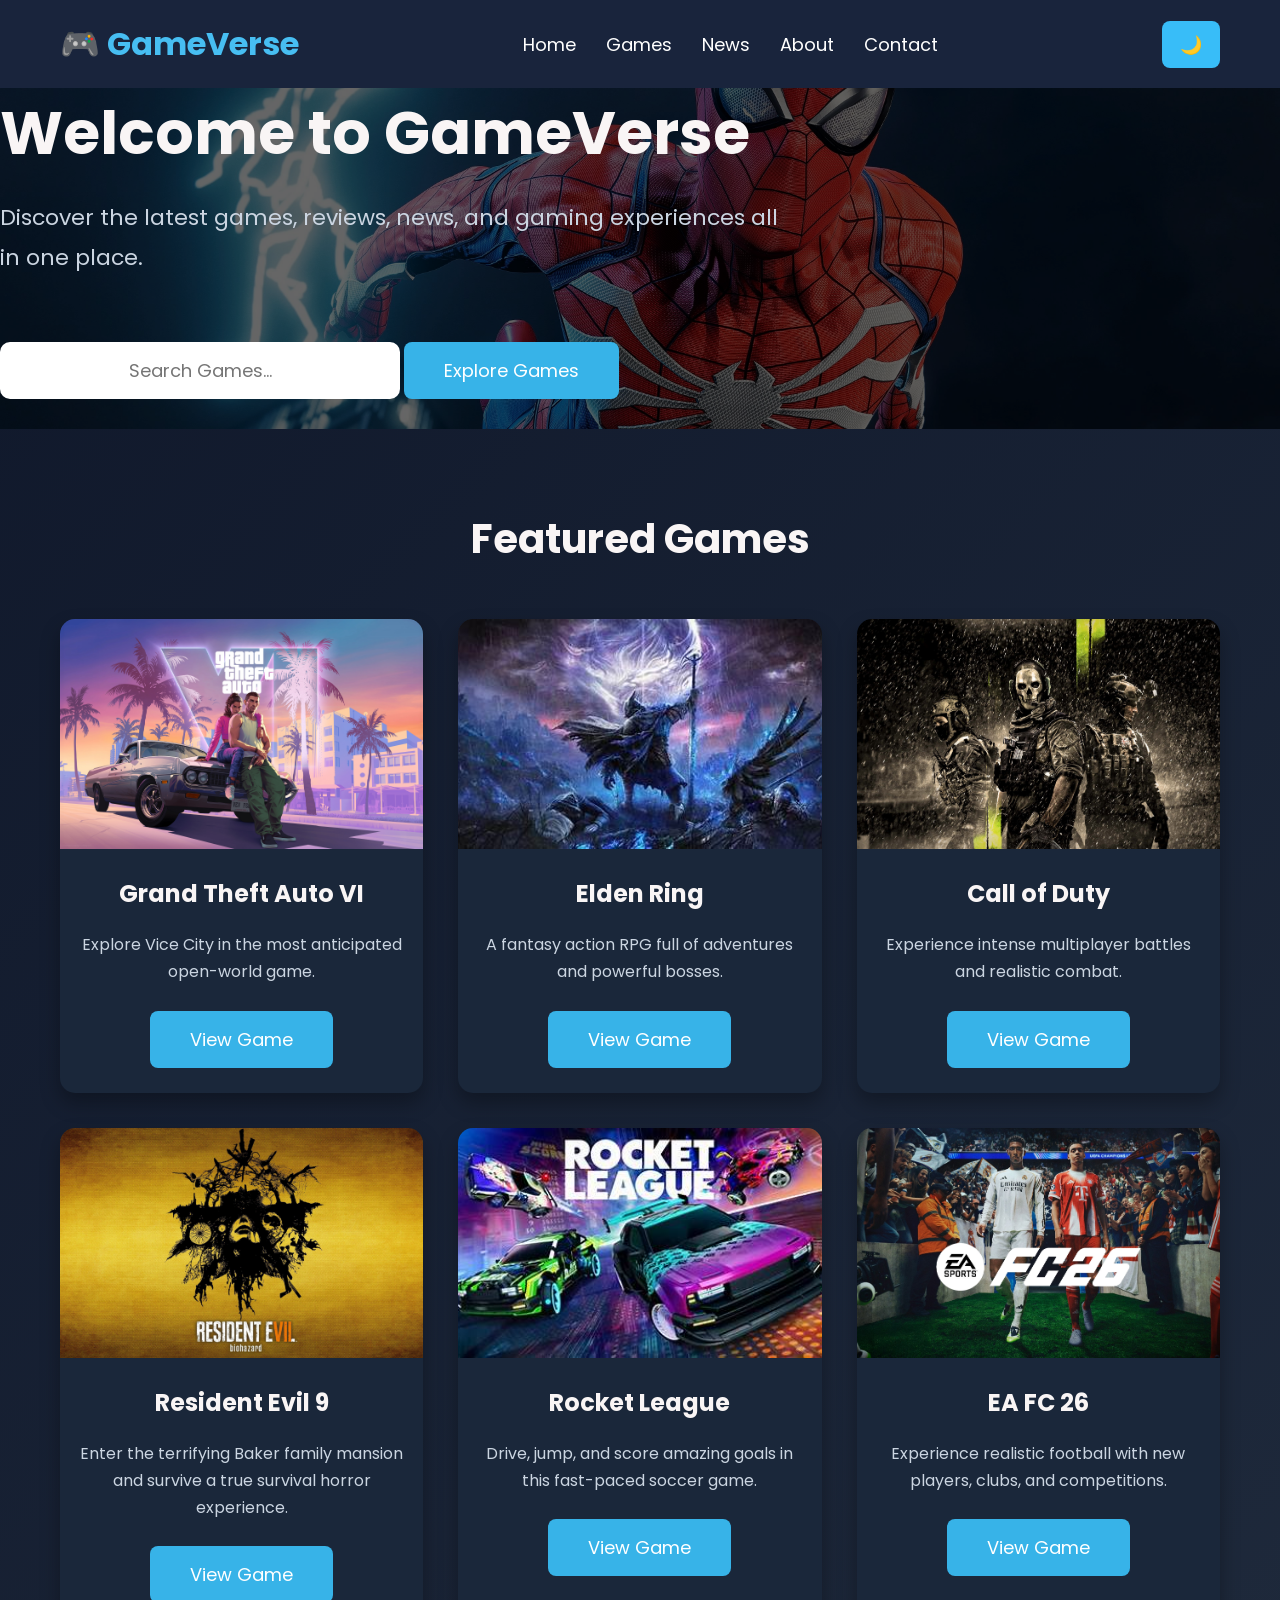
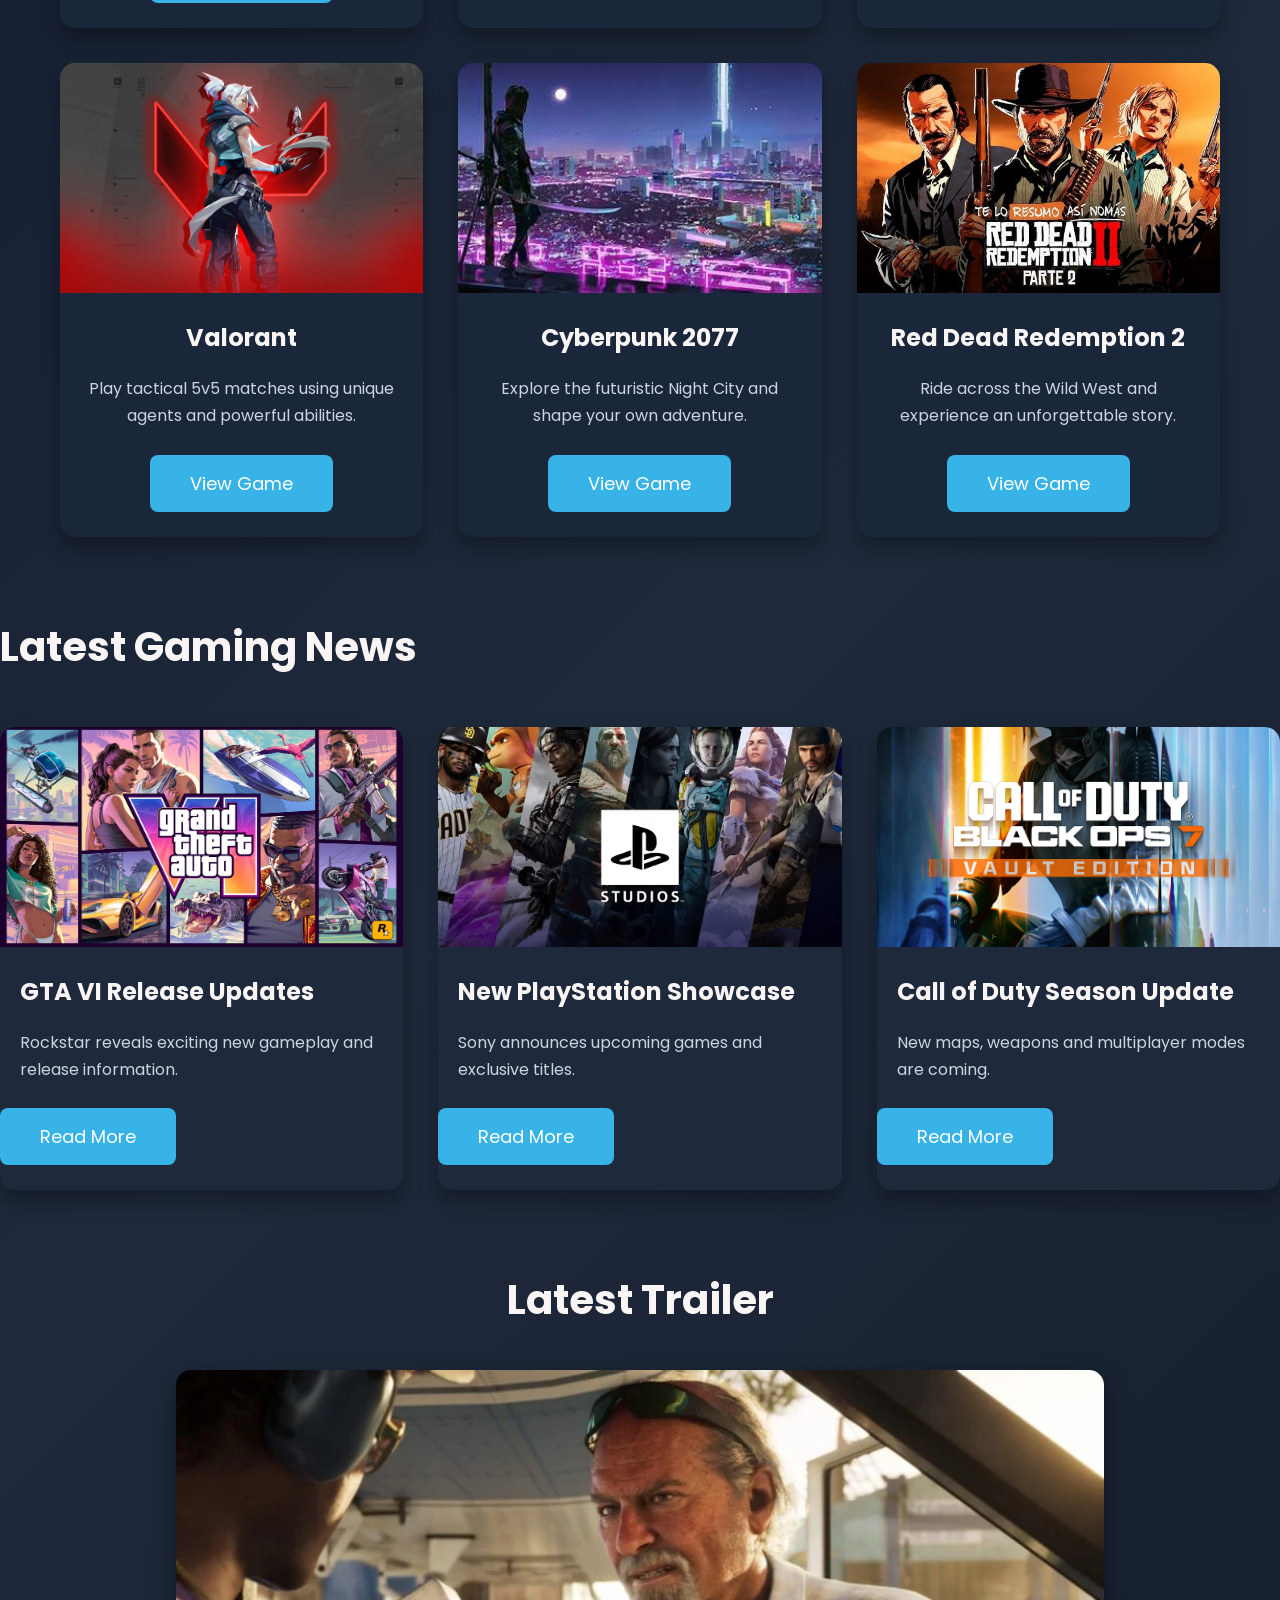
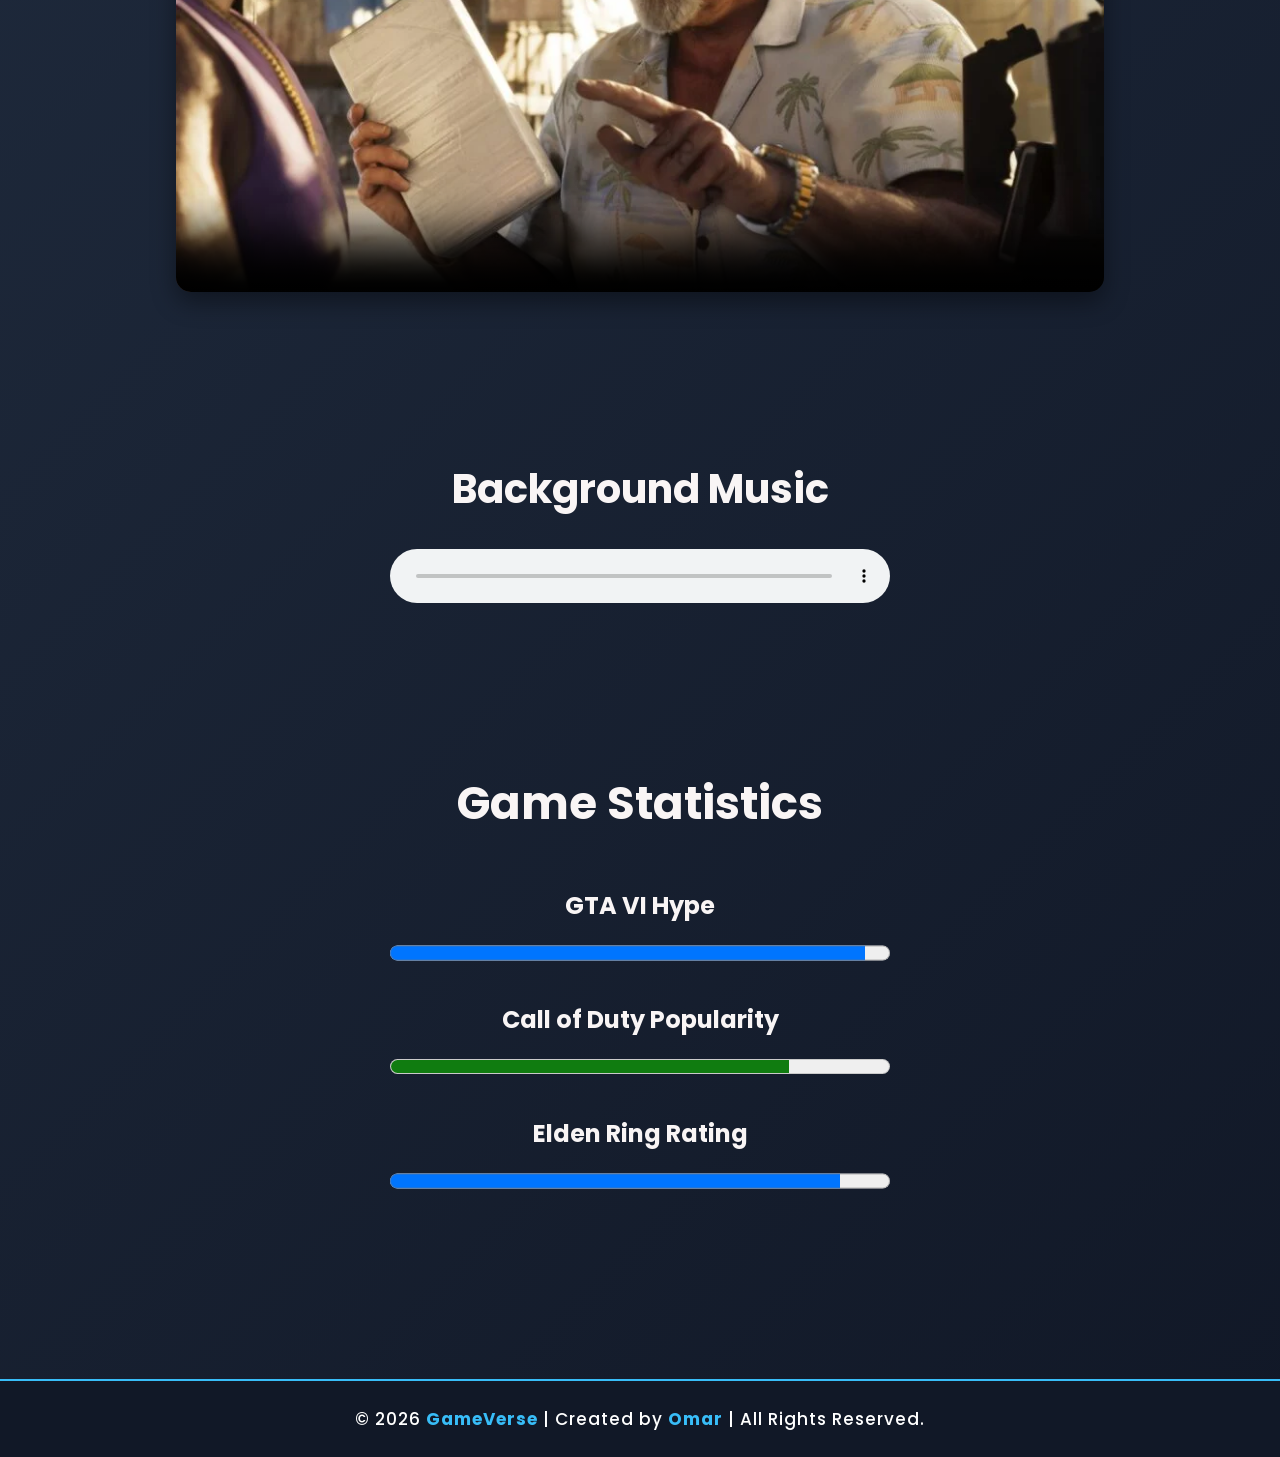
<file: index.html>
<!DOCTYPE html>
<html lang="en">

<head>
    <meta charset="UTF-8">
    <meta name="viewport" content="width=device-width, initial-scale=1.0">

    <title>GameVerse</title>

    <link rel="stylesheet" href="css/style.css">
    <link rel="stylesheet" href="css/responsive.css">
    <link rel="preconnect" href="https://fonts.googleapis.com">
    <link rel="preconnect" href="https://fonts.gstatic.com" crossorigin>
    <link href="https://fonts.googleapis.com/css2?family=Poppins:wght@300;400;500;600;700;800&display=swap" rel="stylesheet">
    <link rel="icon" type="image/png" href="images/favicon.png">
</head>

<body>
    <header>

    <nav>

        <div class="logo">
            <h1>🎮 GameVerse</h1>
        </div>

        <ul>

            <li><a href="index.html">Home</a></li>

            <li><a href="games.html">Games</a></li>

            <li><a href="news.html">News</a></li>

            <li><a href="about.html">About</a></li>

            <li><a href="contact.html">Contact</a></li>

        </ul>
        <button id="themeBtn">🌙</button>

    </nav>

</header>

<main>
    <section class="hero">

    <div class="hero-content">

        <h2>Welcome to GameVerse</h2>

        <p>
            Discover the latest games, reviews, news,
            and gaming experiences all in one place.
        </p>

        <input
        type="text"
        id="searchBox"
        placeholder="Search Games...">
        
        

        <a href="games.html" class="btn">Explore Games</a>

    </div>

</section>
<section class="featured-games">

    <h2>Featured Games</h2>

    <div class="games-container">

        <div class="game-card game">
            <img src="images/gta6.jpg" alt="GTA 6">

            <h3>Grand Theft Auto VI</h3>

            <p>
                Explore Vice City in the most anticipated open-world game.
            </p>

            <a href="https://www.rockstargames.com/VI" target="_blank" class="btn">
             View Game
            </a>
        </div>

        <div class="game-card game">
            <img src="images/eldenring.jpg" alt="Elden Ring">

            <h3>Elden Ring</h3>

            <p>
                A fantasy action RPG full of adventures and powerful bosses.
            </p>

            <a href="https://en.bandainamcoent.eu/elden-ring/elden-ring" target="_blank" class="btn">
             View Game
            </a>
        </div>

        <div class="game-card game">
            <img src="images/cod.jpg" alt="Call of Duty">

            <h3>Call of Duty</h3>

            <p>
                Experience intense multiplayer battles and realistic combat.
            </p>

            <a href="https://www.callofduty.com/" target="_blank" class="btn">
             View Game
            </a>
        </div>

    </div>

</section>
<section class="news">

    <h2>Latest Gaming News</h2>

    <div class="news-container">

        <article class="news-card">

            <img src="images/news1.jpg" alt="News 1">

            <h3>GTA VI Release Updates</h3>

            <p>
                Rockstar reveals exciting new gameplay and release information.
            </p>

            <a href="https://www.rockstargames.com/VI" target="_blank" class="btn">
            Read More
            </a>

        </article>

        <article class="news-card">

            <img src="images/news2.jpg" alt="News 2">

            <h3>New PlayStation Showcase</h3>

            <p>
                Sony announces upcoming games and exclusive titles.
            </p>

            <a href="https://blog.playstation.com/" target="_blank" class="btn">
             Read More
            </a>

        </article>

        <article class="news-card">

            <img src="images/news3.jpg" alt="News 3">

            <h3>Call of Duty Season Update</h3>

            <p>
                New maps, weapons and multiplayer modes are coming.
            </p>

            <a href="https://www.callofduty.com/blog" target="_blank" class="btn">
            Read More
            </a>

        </article>

    </div>

</section>
<section class="trailer">

    <h2>Latest Trailer</h2>

    <video controls poster="images/trailer.jpg">

        <source src="videos/trailer.mp4" type="video/mp4">

        Your browser does not support the video tag.

    </video>

</section>
<section class="music">

    <h2>Background Music</h2>

    <audio controls>

        <source src="audio/theme.mp3" type="audio/mpeg">

        Your browser does not support audio.

    </audio>

</section>
<section class="stats">

    <h2>Game Statistics</h2>

    <div class="stat">

        <h3>GTA VI Hype</h3>

        <progress value="95" max="100"></progress>

    </div>

    <div class="stat">

        <h3>Call of Duty Popularity</h3>

        <meter value="0.8"></meter>

    </div>

    <div class="stat">

        <h3>Elden Ring Rating</h3>

        <progress value="90" max="100"></progress>

    </div>

</section>

</main>

<footer>

    <p>
        © 2026 <span>GameVerse</span> | Created by <span>Omar</span> |
        All Rights Reserved.
    </p>

</footer>

<button id="topBtn">⬆</button>

</body>

<script src="js/script.js"></script>

</html>
</file>
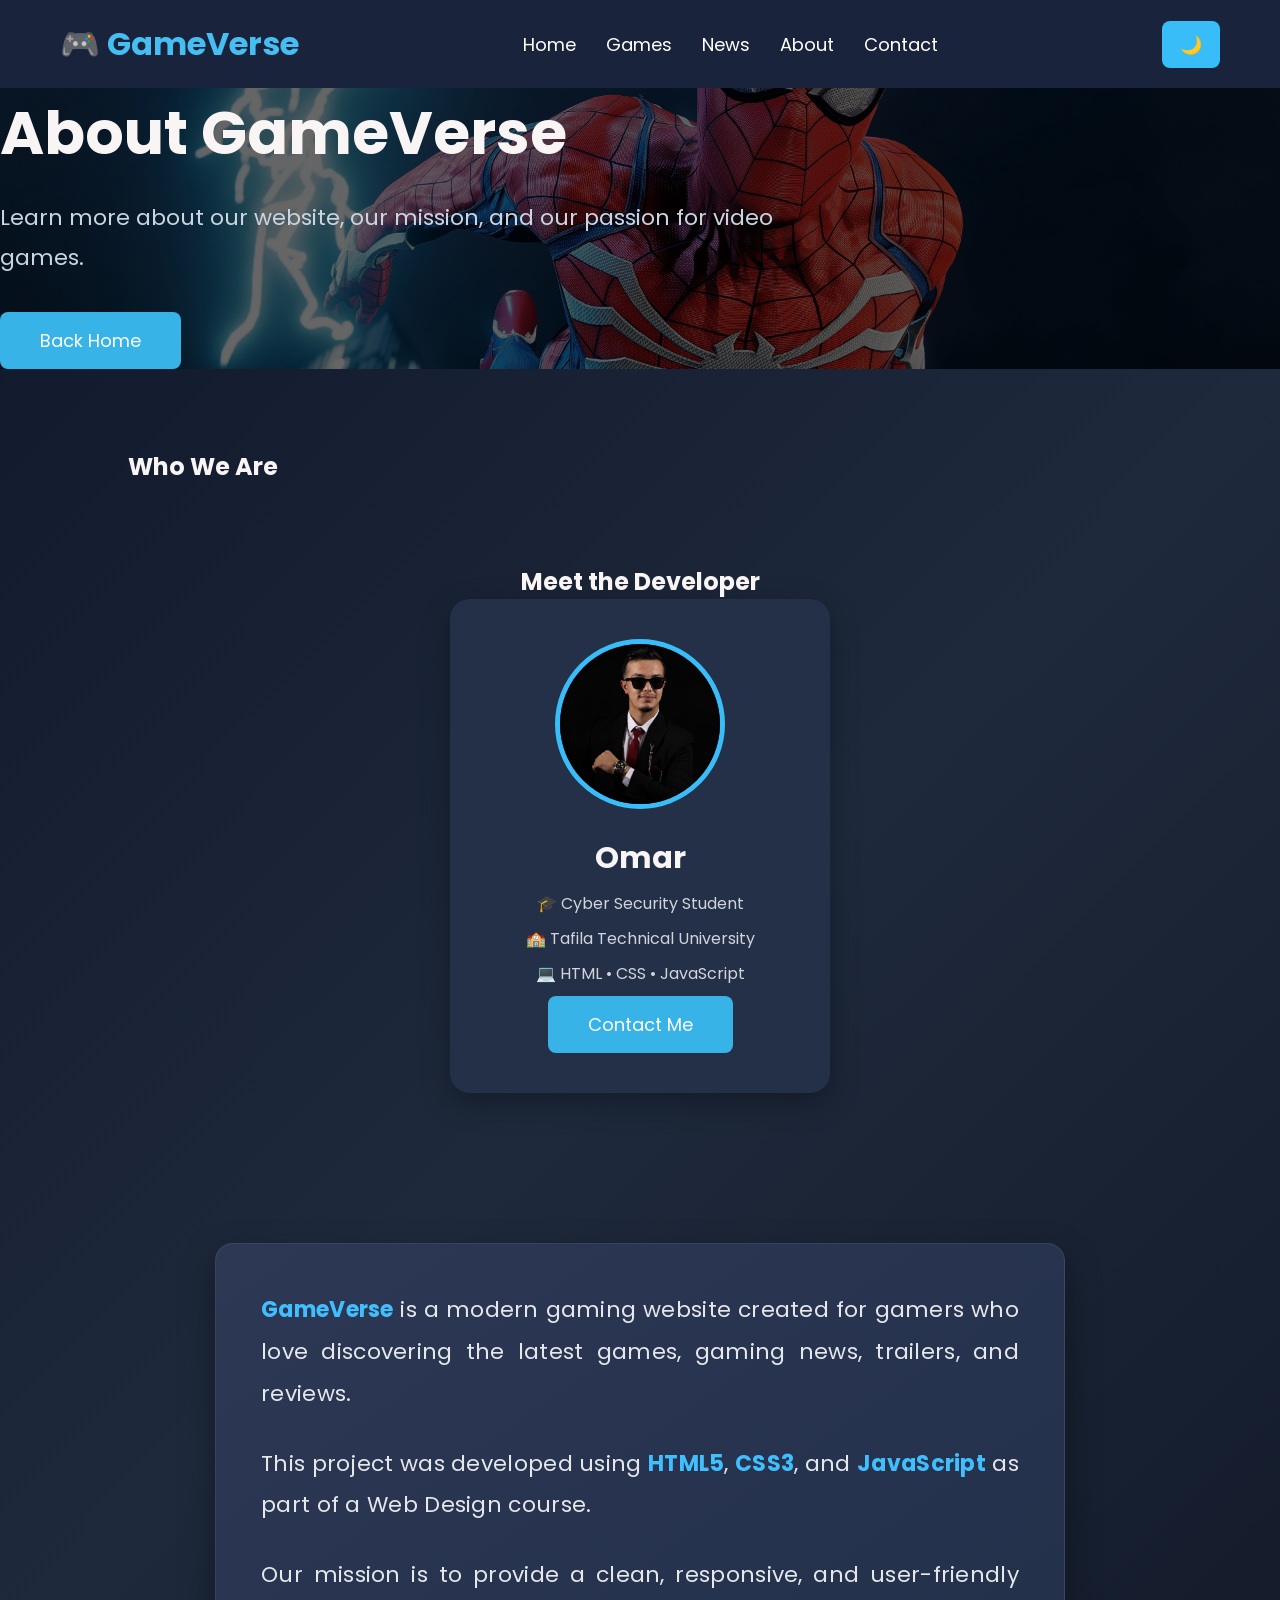
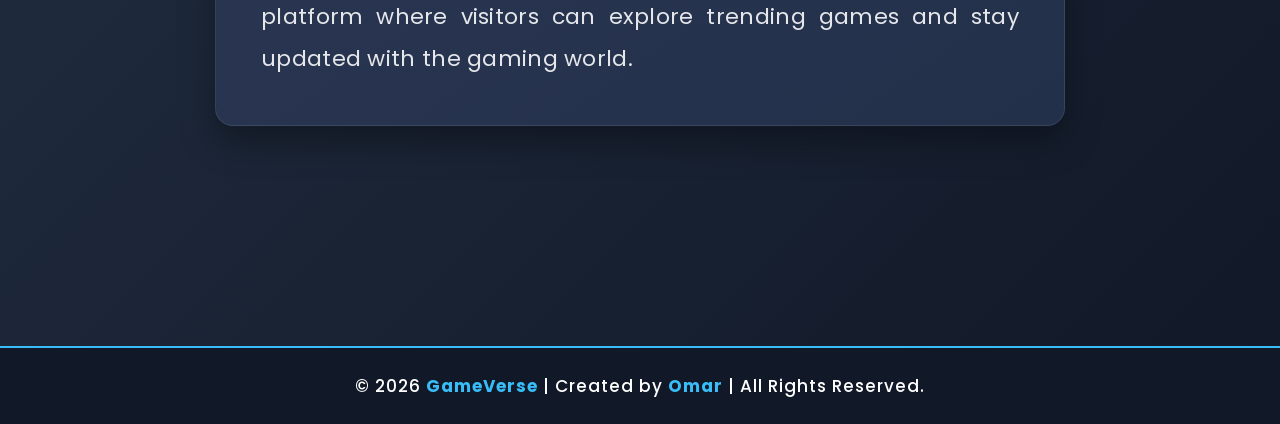
<file: about.html>
<!DOCTYPE html>
<html lang="en">

<head>
    <meta charset="UTF-8">
    <meta name="viewport" content="width=device-width, initial-scale=1.0">

    <title>About | GameVerse</title>

    <link rel="stylesheet" href="css/style.css">
    <link rel="stylesheet" href="css/responsive.css">
    <link href="https://fonts.googleapis.com/css2?family=Poppins:wght@300;400;600;700&display=swap" rel="stylesheet">
    <link rel="icon" type="image/png" href="images/favicon.png">
</head>

<body>
    <header>

    <nav>

        <div class="logo">
            <h1>🎮 GameVerse</h1>
        </div>

        <ul>

            <li><a href="index.html">Home</a></li>

            <li><a href="games.html">Games</a></li>

            <li><a href="news.html">News</a></li>

            <li><a href="about.html">About</a></li>

            <li><a href="contact.html">Contact</a></li>

        </ul>
        <button id="themeBtn">🌙</button>

    </nav>

</header>

<main>
    <section class="hero">

    <div class="hero-content">

        <h2>About GameVerse</h2>

        <p>
         Learn more about our website, our mission, and our passion for video games.
        </p>

        
        
        

        <a href="index.html" class="btn">Back Home</a>
    </div>

</section>

<section class="about-section">

    <h2 class="section-title">Who We Are</h2>

    <section class="team">

    <h2 class="section-title">Meet the Developer</h2>

    <div class="team-card">

        <img src="images/omar.jpg" alt="Omar">

        <h3>Omar</h3>

        <p>🎓 Cyber Security Student</p>

        <p>🏫 Tafila Technical University</p>

        <p>💻 HTML • CSS • JavaScript</p>

        <a href="contact.html" class="btn">Contact Me</a>
    </div>

</section>



    <div class="about-container">

        <div class="about-text">

                <p>
                   <strong>GameVerse</strong> is a modern gaming website created for gamers who love discovering the latest games, gaming news, trailers, and reviews.
                </p>

                <p>
                  This project was developed using <strong>HTML5</strong>, <strong>CSS3</strong>, and <strong>JavaScript</strong> as part of a Web Design course.
                </p>

                <p>
                Our mission is to provide a clean, responsive, and user-friendly platform where visitors can explore trending games and stay updated with the gaming world.
                </p>

              </div>

    </div>

</section>







        

    </div>

</section>


</main>

<footer>

    <p>
        © 2026 <span>GameVerse</span> | Created by <span>Omar</span> |
        All Rights Reserved.
    </p>

</footer>

<button id="topBtn">⬆</button>

</body>

<script src="js/script.js"></script>

</html>
</file>
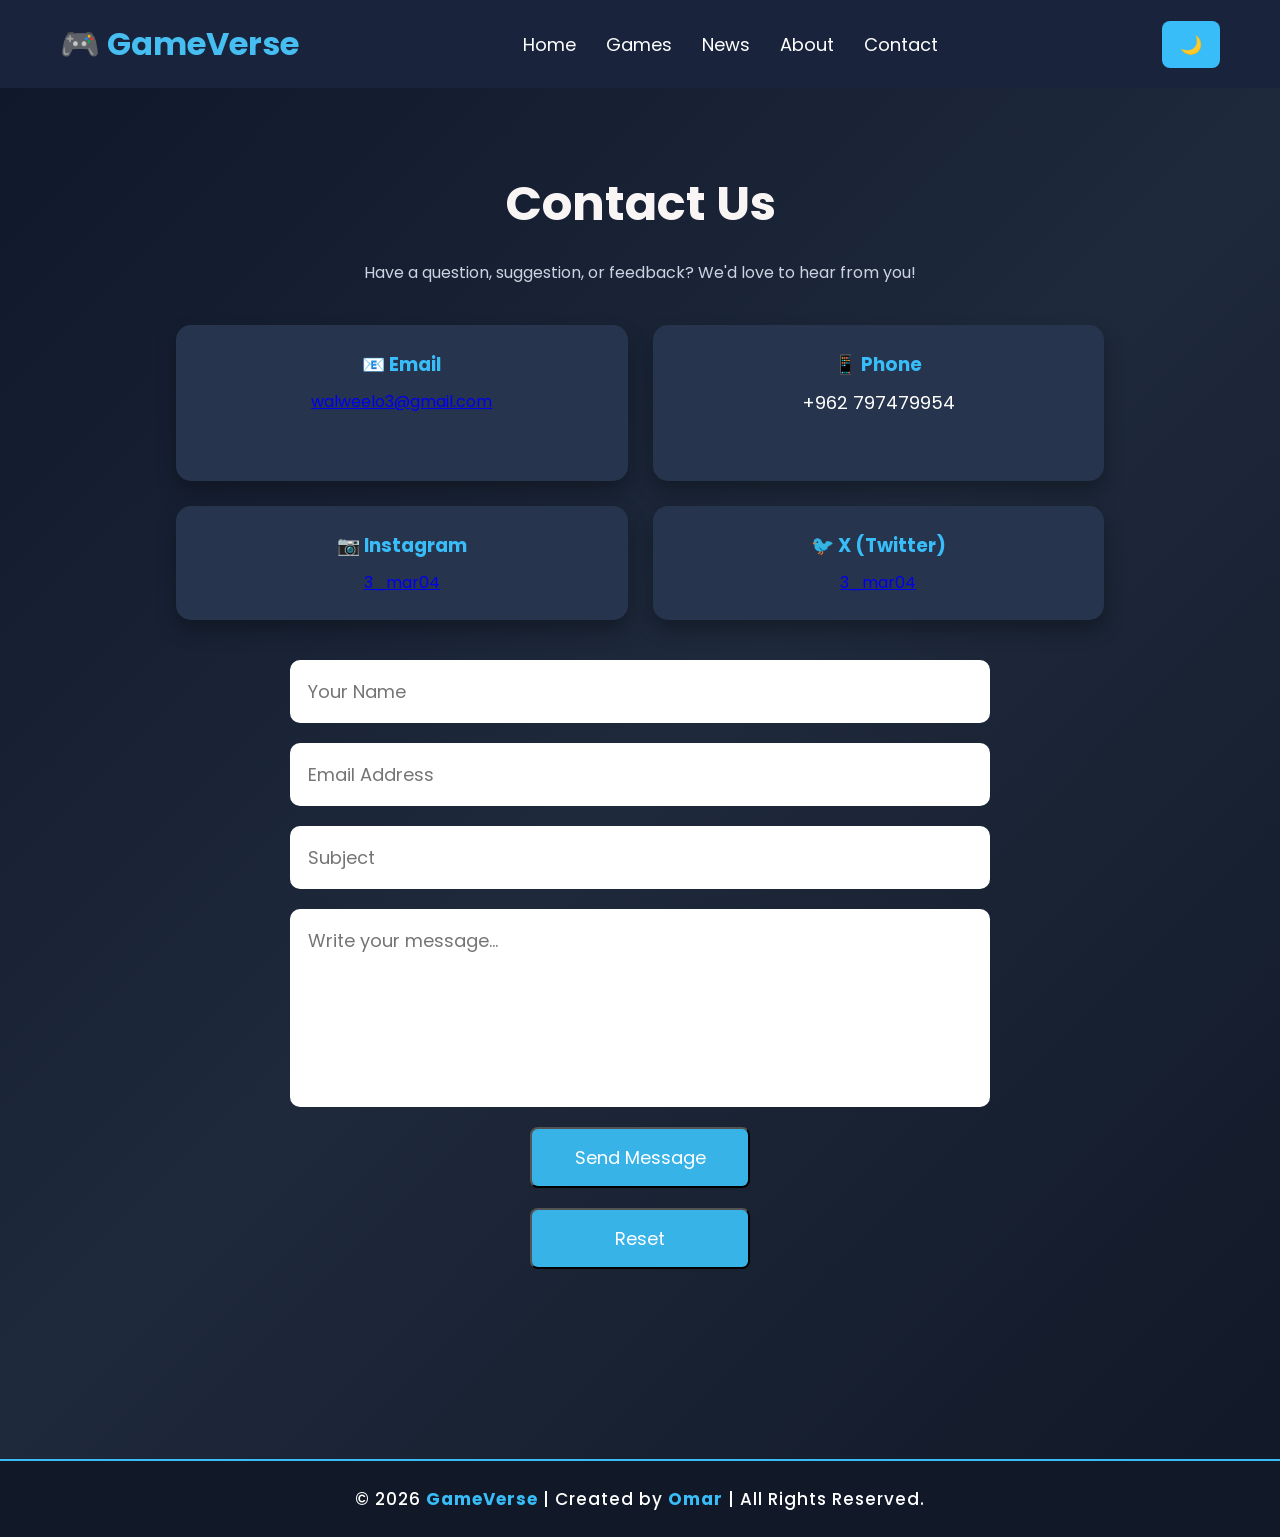
<file: contact.html>
<!DOCTYPE html>
<html lang="en">
<head>
    <meta charset="UTF-8">
    <meta name="viewport" content="width=device-width, initial-scale=1.0">
    <title>Contact | GameVerse</title>

    <link rel="stylesheet" href="css/style.css">
    <link rel="stylesheet" href="css/responsive.css">
    <link rel="preconnect" href="https://fonts.googleapis.com">
    <link rel="preconnect" href="https://fonts.gstatic.com" crossorigin>
    <link href="https://fonts.googleapis.com/css2?family=Poppins:wght@300;400;500;600;700;800&display=swap" rel="stylesheet">
    <link rel="icon" type="image/png" href="images/favicon.png">
</head>

<body>

<header>

<nav>

<div class="logo">
    <h1>🎮 GameVerse</h1>
</div>

<ul>
    <li><a href="index.html">Home</a></li>
    <li><a href="games.html">Games</a></li>
    <li><a href="news.html">News</a></li>
    <li><a href="about.html">About</a></li>
    <li><a href="contact.html" class="active">Contact</a></li>
</ul>
<button id="themeBtn">🌙</button>

</nav>

</header>

<main>

    <section class="contact">

    <h1>Contact Us</h1>

    <p>
        Have a question, suggestion, or feedback? We'd love to hear from you!
    </p>

    <div class="contact-info">

    <div class="info-card">
    <h3>📧 Email</h3>
    <a href="mailto:walweelo3@gmail.com">walweelo3@gmail.com</a>
    </div>

    <div class="info-card">
        <h3>📱 Phone</h3>
        <p>+962 797479954</p>
    </div>

    <div class="info-card">
        <h3>📷 Instagram</h3>
       <a href="https://www.instagram.com/3_mar04?igsh=djIxdXExYTN1eHN4&utm_source=qr">3_mar04</a>
    </div>

    <div class="info-card">
        <h3>🐦 X (Twitter)</h3>
        <a href="https://x.com/omar_p14?s=11&t=8lhQjysnpp1Fd7wKmK5I7g">3_mar04</a>
    </div>
    </div>


    
    <form class="contact-form" onsubmit="return sendMessage()">

        <input type="text" placeholder="Your Name" required>

        <input type="email" placeholder="Email Address" required>

        <input type="text" placeholder="Subject" required>

        <textarea placeholder="Write your message..." rows="6" required></textarea>

        <button type="submit" class="btn">Send Message</button>

        <button type="reset" class="btn">Reset</button>

    </form>

</section>

</main>

<footer>

    <p>
        © 2026 <span>GameVerse</span> | Created by <span>Omar</span> |
        All Rights Reserved.
    </p>

</footer>


<script>
function sendMessage() {
    alert("Your message has been sent successfully!");
    return false;
}
</script>

<button id="topBtn">⬆</button>

</body>

<script src="js/script.js"></script>

</html>
</file>
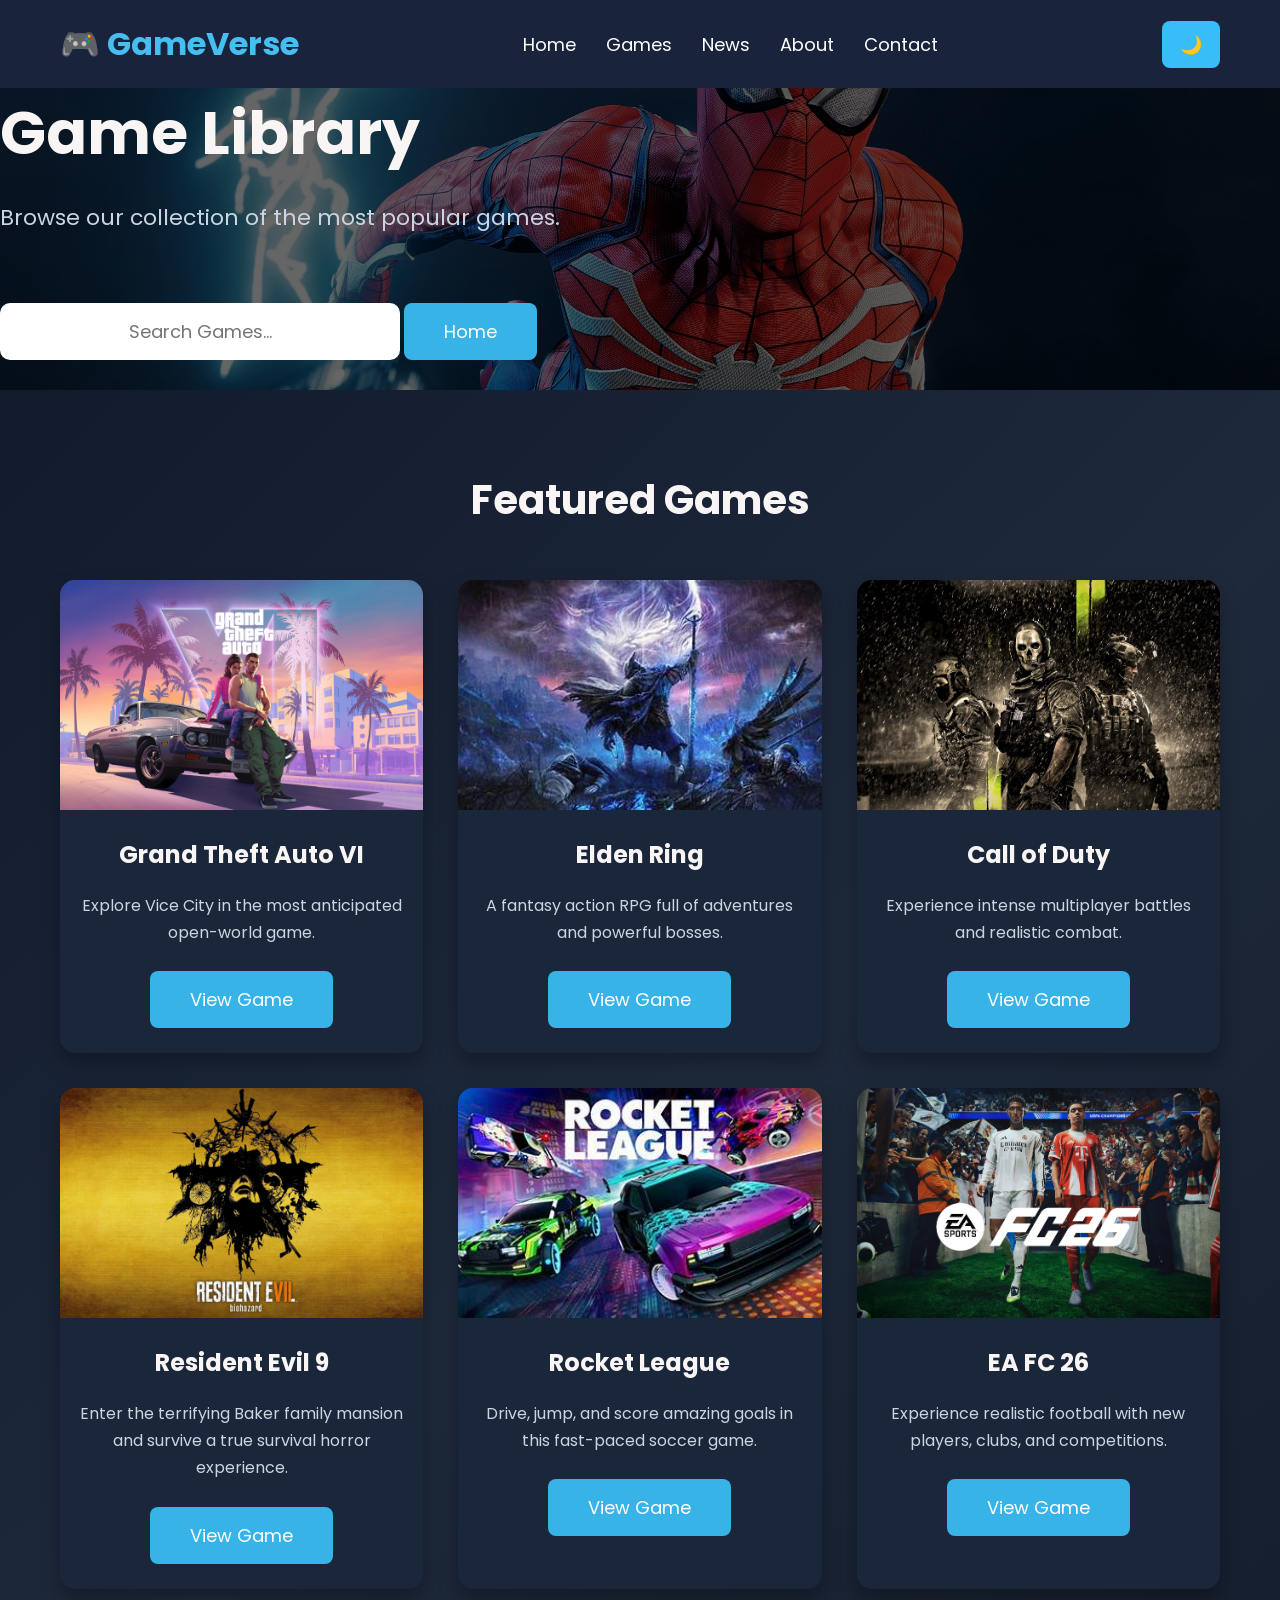
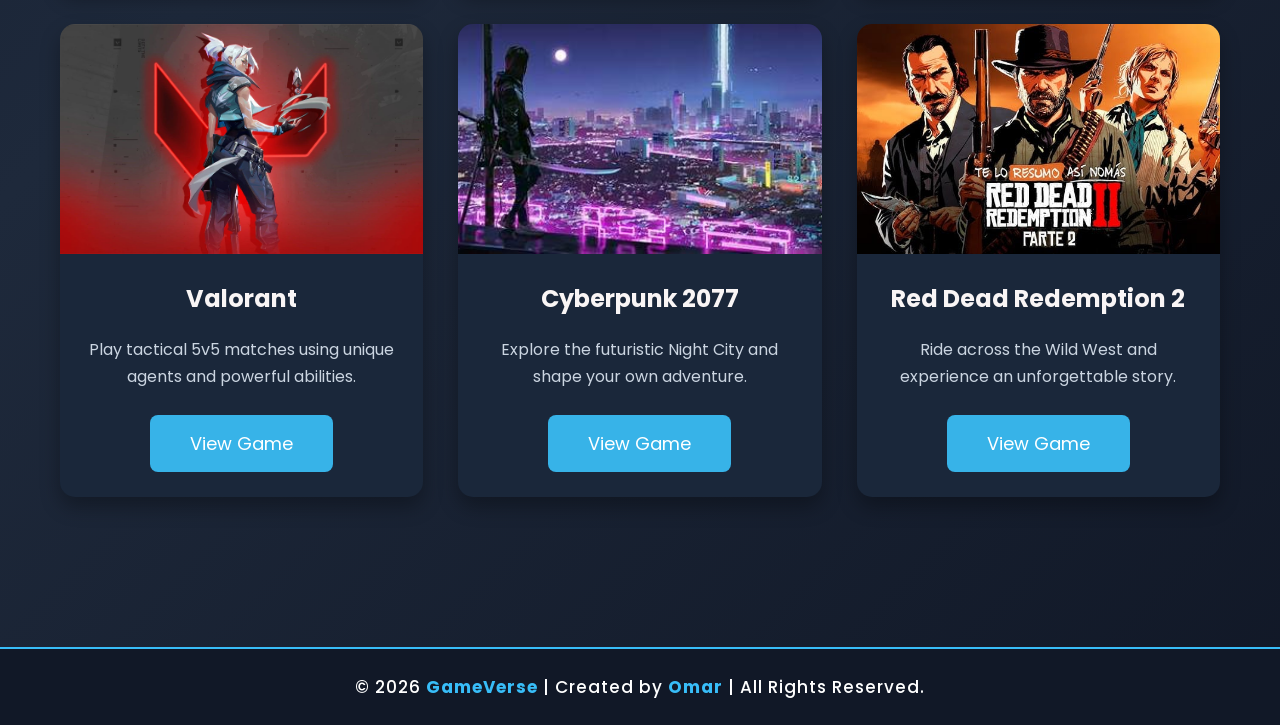
<file: games.html>
<!DOCTYPE html>
<html lang="en">

<head>
    <meta charset="UTF-8">
    <meta name="viewport" content="width=device-width, initial-scale=1.0">

    <title>Games | GameVerse</title>

    <link rel="stylesheet" href="css/style.css">
    <link rel="stylesheet" href="css/responsive.css">
    <link rel="preconnect" href="https://fonts.googleapis.com">
    <link rel="preconnect" href="https://fonts.gstatic.com" crossorigin>
    <link href="https://fonts.googleapis.com/css2?family=Poppins:wght@300;400;500;600;700;800&display=swap" rel="stylesheet">
    <link rel="icon" type="image/png" href="images/favicon.png">
</head>

<body>
    <header>

    <nav>

        <div class="logo">
            <h1>🎮 GameVerse</h1>
        </div>

        <ul>

            <li><a href="index.html">Home</a></li>

            <li><a href="games.html">Games</a></li>

            <li><a href="news.html">News</a></li>

            <li><a href="about.html">About</a></li>

            <li><a href="contact.html">Contact</a></li>

        </ul>
        <button id="themeBtn">🌙</button>

    </nav>

</header>

<main>
    <section class="hero">

    <div class="hero-content">

        <h2>Game Library</h2>

        <p>
            Browse our collection of the most popular games.
        </p>

        <input
        type="text"
        id="searchBox"
        placeholder="Search Games...">
        
        

        <a href="index.html" class="btn">
            Home
        </a>

    </div>

</section>
<section class="featured-games">

    <h2>Featured Games</h2>

    <div class="games-container">

        <div class="game-card game">
            <img src="images/gta6.jpg" alt="GTA 6">

            <h3>Grand Theft Auto VI</h3>

            <p>
                Explore Vice City in the most anticipated open-world game.
            </p>

            <a href="https://www.rockstargames.com/VI" target="_blank" class="btn">
            View Game
            </a>
        </div>

        <div class="game-card game">
            <img src="images/eldenring.jpg" alt="Elden Ring">

            <h3>Elden Ring</h3>

            <p>
                A fantasy action RPG full of adventures and powerful bosses.
            </p>

            <a href="https://en.bandainamcoent.eu/elden-ring/elden-ring" target="_blank" class="btn">
             View Game
            </a>
        </div>

        <div class="game-card game">
            <img src="images/cod.jpg" alt="Call of Duty">

            <h3>Call of Duty</h3>

            <p>
                Experience intense multiplayer battles and realistic combat.
            </p>

            <a href="https://www.callofduty.com/" target="_blank" class="btn">
             View Game
            </a>
        </div>
       
        <div class="game-card game">

        <img src="images/re7.jpg" alt="Resident Evil 7">

        <h3>Resident Evil 9</h3>

         <p>
          Enter the terrifying Baker family mansion and survive a true survival horror experience.
        </p>

        <a href="https://www.residentevil.com/7/" target="_blank" class="btn">
        View Game
       </a>

        </div>

        <div class="game-card game">

        <img src="images/rocketleague.jpg" alt="Rocket League">

        <h3>Rocket League</h3>

        <p>
          Drive, jump, and score amazing goals in this fast-paced soccer game.
        </p>

        <a href="https://www.rocketleague.com/" target="_blank" class="btn">
          View Game
        </a>

        </div>

        <div class="game-card game">

          <img src="images/fc26.jpg" alt="EA FC 26">

          <h3>EA FC 26</h3>

          <p>
           Experience realistic football with new players, clubs, and competitions.
          </p>

          <a href="https://www.ea.com/games/ea-sports-fc" target="_blank" class="btn">
           View Game
          </a>

       </div>

        <div class="game-card game">

        <img src="images/valorant.jpg" alt="Valorant">

        <h3>Valorant</h3>

        <p>
          Play tactical 5v5 matches using unique agents and powerful abilities.
       </p>

       <a href="https://playvalorant.com/" target="_blank" class="btn">
        View Game
       </a>

     </div>

       <div class="game-card game">

        <img src="images/cyberpunk.jpg" alt="Cyberpunk 2077">

         <h3>Cyberpunk 2077</h3>

        <p>
           Explore the futuristic Night City and shape your own adventure.
        </p>

        <a href="https://www.cyberpunk.net/" target="_blank" class="btn">
          View Game
        </a>

    </div>

       <div class="game-card game">

         <img src="images/rdr2.jpg" alt="Red Dead Redemption 2">

         <h3>Red Dead Redemption 2</h3>

          <p>
             Ride across the Wild West and experience an unforgettable story.
          </p>

        <a href="https://www.rockstargames.com/reddeadredemption2" target="_blank" class="btn">
         View Game
        </a>

    </div>





        

    </div>

</section>


</main>

<footer>

    <p>
        © 2026 <span>GameVerse</span> | Created by <span>Omar</span> |
        All Rights Reserved.
    </p>

</footer>

<button id="topBtn">⬆</button>

</body>

<script src="js/script.js"></script>

</html>
</file>
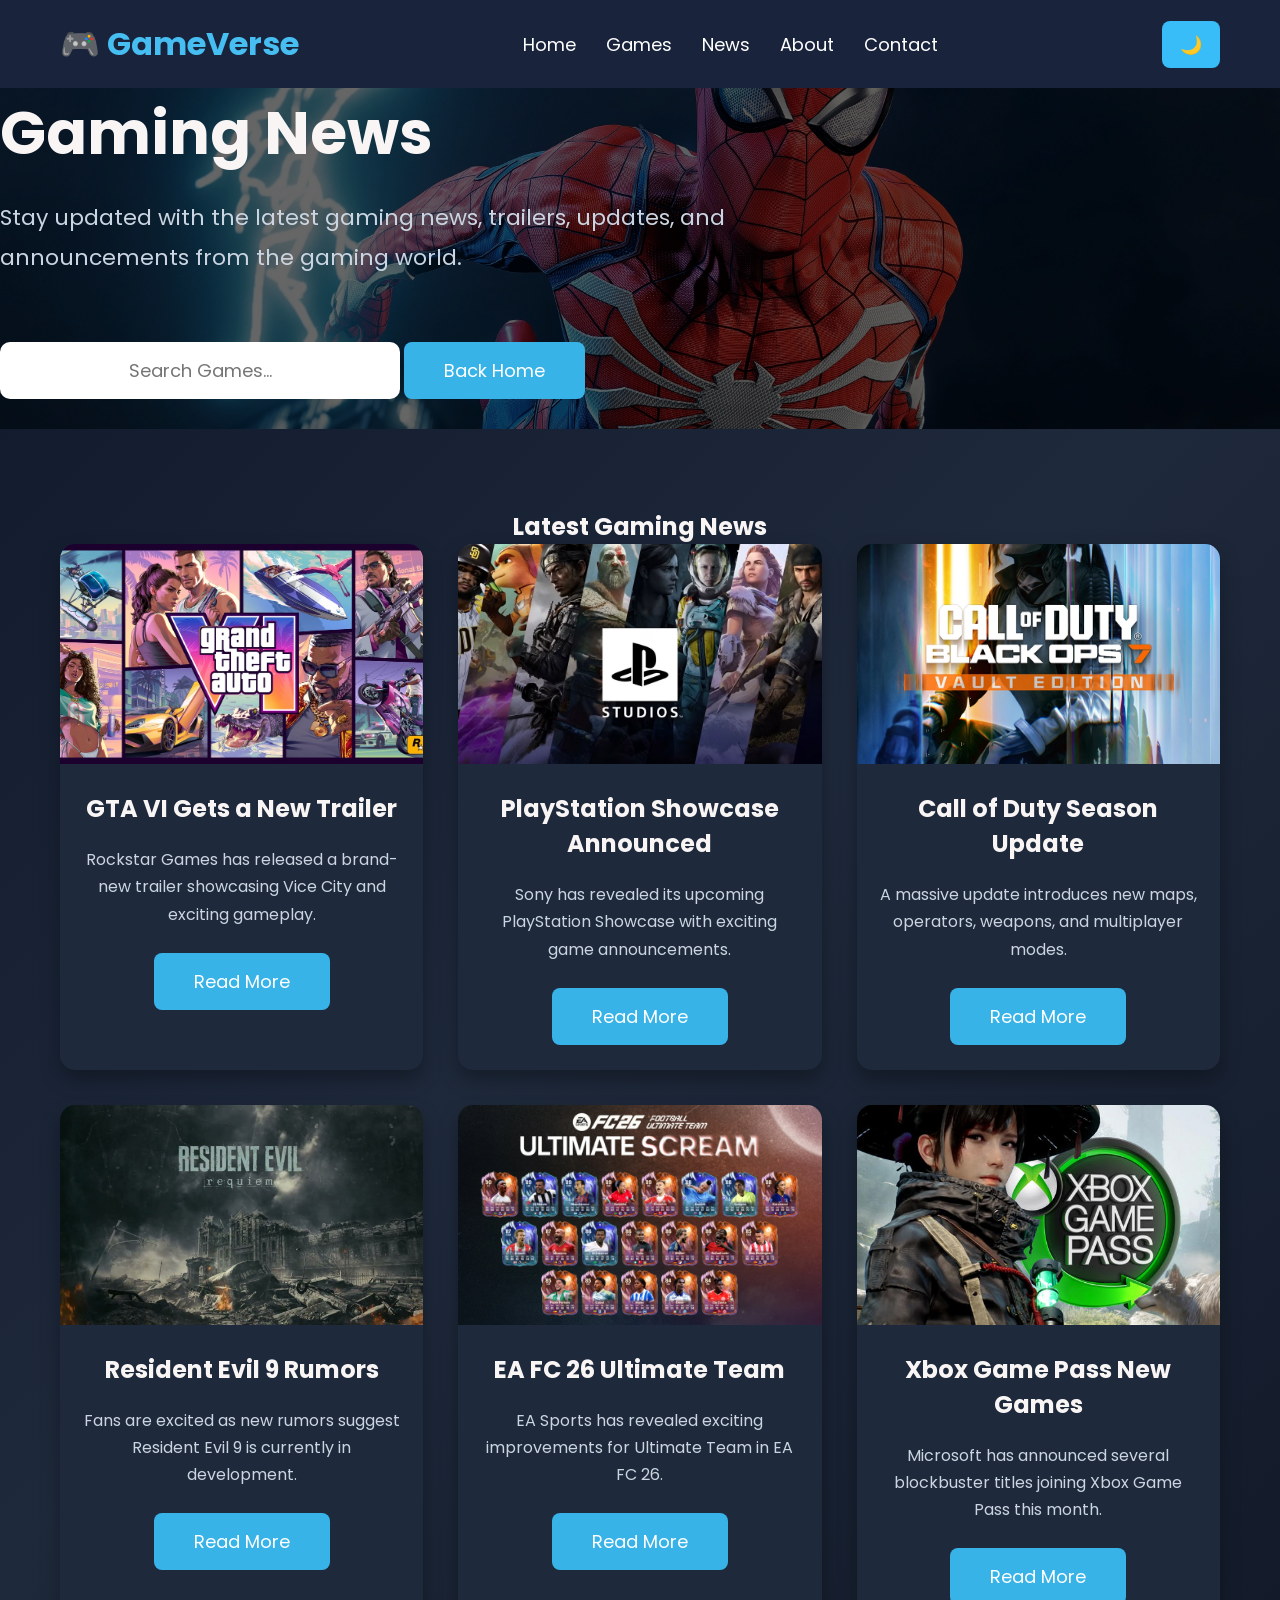
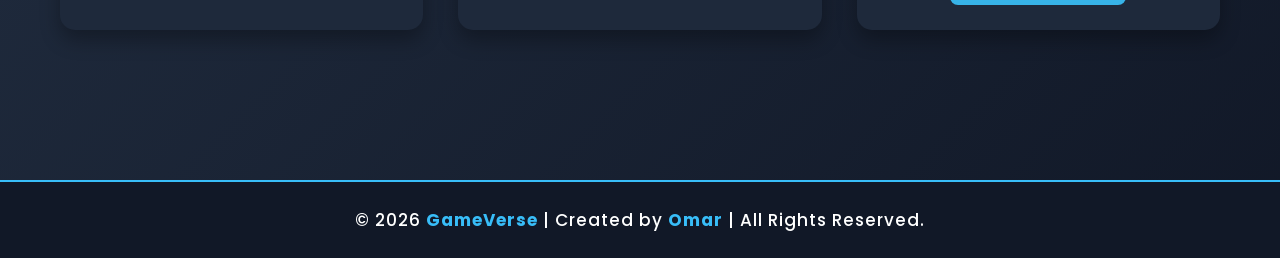
<file: news.html>
<!DOCTYPE html>
<html lang="en">

<head>
    <meta charset="UTF-8">
    <meta name="viewport" content="width=device-width, initial-scale=1.0">

    <title>Games | GameVerse</title>

    <link rel="stylesheet" href="css/style.css">
    <link rel="stylesheet" href="css/responsive.css">
    <link rel="preconnect" href="https://fonts.googleapis.com">
    <link rel="preconnect" href="https://fonts.gstatic.com" crossorigin>
    <link href="https://fonts.googleapis.com/css2?family=Poppins:wght@300;400;500;600;700;800&display=swap" rel="stylesheet">
    <link rel="icon" type="image/png" href="images/favicon.png">
</head>

<body>
    <header>

    <nav>

        <div class="logo">
            <h1>🎮 GameVerse</h1>
        </div>

        <ul>

            <li><a href="index.html">Home</a></li>

            <li><a href="games.html">Games</a></li>

            <li><a href="news.html">News</a></li>

            <li><a href="about.html">About</a></li>

            <li><a href="contact.html">Contact</a></li>

        </ul>
        <button id="themeBtn">🌙</button>

    </nav>

</header>

<main>
    <section class="hero">

    <div class="hero-content">

        <h2>Gaming News</h2>

        <p>
         Stay updated with the latest gaming news, trailers, updates, and announcements from the gaming world.
        </p>

        <input
        type="text"
        id="searchBox"
        placeholder="Search Games...">
        
        

        <a href="index.html" class="btn">Back Home</a>
    </div>

</section>
<section class="news-section">

    <h2 class="section-title">Latest Gaming News</h2>

    <div class="news-container">

        <div class="news-card">

    <img src="images/news1.jpg" alt="GTA VI News">

    <div class="news-content">

        <h3>GTA VI Gets a New Trailer</h3>

        <p>
            Rockstar Games has released a brand-new trailer showcasing Vice City and exciting gameplay.
        </p>

        <a href="https://www.rockstargames.com/VI" target="_blank" class="btn">Read More</a>
    </div>

    </div>

    <div class="news-card">

    <img src="images/news2.jpg" alt="PlayStation Showcase">

    <div class="news-content">

        <h3>PlayStation Showcase Announced</h3>

        <p>
            Sony has revealed its upcoming PlayStation Showcase with exciting game announcements.
        </p>

        <a href="https://blog.playstation.com/" target="_blank" class="btn">Read More</a>
    </div>

</div>

<div class="news-card">

    <img src="images/news3.jpg" alt="Call of Duty Update">

    <div class="news-content">

        <h3>Call of Duty Season Update</h3>

        <p>
            A massive update introduces new maps, operators, weapons, and multiplayer modes.
        </p>

       <a href="https://www.callofduty.com/blog" target="_blank" class="btn">Read More</a>

    </div>

</div>

<div class="news-card">

    <img src="images/news4.jpg" alt="Resident Evil 9">

    <div class="news-content">

        <h3>Resident Evil 9 Rumors</h3>

        <p>
            Fans are excited as new rumors suggest Resident Evil 9 is currently in development.
        </p>

        <a href="https://www.residentevil.com/" target="_blank" class="btn">Read More</a>

    </div>

</div>

<div class="news-card">

    <img src="images/news5.jpg" alt="EA FC 26">

    <div class="news-content">

        <h3>EA FC 26 Ultimate Team</h3>

        <p>
            EA Sports has revealed exciting improvements for Ultimate Team in EA FC 26.
        </p>

        <a href="https://www.ea.com/games/ea-sports-fc/fc-26" target="_blank" class="btn">Read More</a>

    </div>

</div>

<div class="news-card">

    <img src="images/news6.jpg" alt="Xbox Game Pass">

    <div class="news-content">

        <h3>Xbox Game Pass New Games</h3>

        <p>
            Microsoft has announced several blockbuster titles joining Xbox Game Pass this month.
        </p>

        <a href="https://www.xbox.com/game-pass" target="_blank" class="btn">Read More</a>

    </div>

</div>





</section>


</main>

<footer>

    <p>
        © 2026 <span>GameVerse</span> | Created by <span>Omar</span> |
        All Rights Reserved.
    </p>

</footer>

<button id="topBtn">⬆</button>

</body>

<script src="js/script.js"></script>

</html>
</file>
<file: css/style.css>
*{
    margin:0;
    padding:0;
    box-sizing:border-box;
    font-family:'Poppins',sans-serif;
}

body{
    background:linear-gradient(135deg,#0f172a,#1e293b,#111827);
    color:rgb(249, 245, 245);
    font-family:'Poppins',sans-serif;
}

header{
    background:#19243c;
    padding:20px 60px;
}

nav{
    display:flex;
    justify-content:space-between;
    align-items:center;
}

.logo h1{
    color:#47bef2;
    font-size:32px;
}

nav ul{
    display:flex;
    list-style:none;
    gap:30px;
}

nav ul li a{
    text-decoration:none;
    color:white;
    font-size:18px;
    transition:0.3s;
}

nav ul li a:hover{
    color:#3abcf3;
}
.hero{

background-image:url("../images/hero1.jpg");

background-size:cover;

background-position:center;

background-repeat:no-repeat;

position:relative;

}

.hero::before{

content:"";

position:absolute;

top:0;

left:0;

width:100%;

height:100%;

background:rgba(0,0,0,.6);

}

.hero-content{

position:relative;

z-index:2;

}

.hero-content{
    max-width:800px;
}

.hero h2{
    font-size:60px;
    margin-bottom:20px;
}

.hero p{
    font-size:22px;
    color:#cbd5e1;
    margin-bottom:35px;
    line-height:1.8;
}

.btn{
    display:inline-block;
    background:#37b3e8;
    color:white;
    text-decoration:none;
    padding:15px 40px;
    border-radius:8px;
    font-size:18px;
    transition:.3s;
}

.btn:hover{
    background:#0ea5e9;
    transform:translateY(-5px);
}
.featured-games{
    padding:80px 60px;
    text-align:center;
}

.featured-games h2{
    font-size:40px;
    margin-bottom:50px;
}

.games-container{
    display:grid;
    grid-template-columns:repeat(3,1fr);
    gap:35px;
}

.game-card{
    background:#1a273a;
    border-radius:15px;
    overflow:hidden;
    transition:.4s;
    box-shadow:0 10px 20px rgba(0,0,0,.3);
}

.game-card:hover{
    transform:translateY(-10px);
}

.game-card img{
    width:100%;
    height:230px;
    object-fit:cover;
}

.game-card h3{
    margin:20px 0;
    font-size:24px;
}

.game-card p{
    padding:0 20px;
    line-height:1.7;
    color:#cbd5e1;
    margin-bottom:25px;
}

.game-card .btn{
    margin-bottom:25px;
}
.news-section{
    padding:80px 60px;
    text-align:center;
}

.news h2{
    font-size:40px;
    margin-bottom:50px;
}

.news-container{
    display:grid;
    grid-template-columns:repeat(3,1fr);
    gap:35px;
}

.news-card{
    background:#1e293b;
    border-radius:15px;
    overflow:hidden;
    transition:.4s;
    box-shadow:0 10px 20px rgba(0,0,0,.3);
}

.news-card:hover{
    transform:scale(1.04);
}

.news-card img{
    width:100%;
    height:220px;
    object-fit:cover;
}

.news-card h3{
    margin:20px;
    font-size:24px;
}

.news-card p{
    padding:0 20px;
    color:#cbd5e1;
    line-height:1.7;
    margin-bottom:25px;
}

.news-card .btn{
    margin-bottom:25px;
}
.trailer{
    padding:80px 60px;
    text-align:center;
}

.trailer h2{
    font-size:40px;
    margin-bottom:40px;
}

.trailer video{
    width:80%;
    border-radius:15px;
    box-shadow:0 10px 25px rgba(0,0,0,.4);
}
.music{
    text-align:center;
    padding:80px 60px;
}

.music h2{
    font-size:40px;
    margin-bottom:30px;
}

.music audio{
    width:500px;
    max-width:90%;
}
.stats{
    text-align:center;
    padding:80px 60px;
}

.stats h2{
    font-size:45px;
    margin-bottom:50px;
}

.stat{
    margin:30px 0;
}

.stat h3{
    margin-bottom:15px;
    font-size:24px;
}

progress,
meter{
    width:500px;
    height:30px;
    max-width:90%;
}
.contact{
padding:80px 60px;
text-align:center;
}

.contact h2{
font-size:45px;
margin-bottom:50px;
}

form{
max-width:700px;
margin:auto;
}

.input-box{
margin-bottom:20px;
}

.input-box input,
.input-box textarea,
.input-box select{

width:100%;
padding:15px;
border:none;
border-radius:10px;
font-size:17px;
}

.gender,
.agree{

margin:20px 0;
font-size:18px;
}

.gender label{
margin:0 15px;
}

.buttons{

margin-top:30px;
}

.buttons input{

padding:15px 40px;

border:none;

border-radius:8px;

background:#38bdf8;

color:white;

font-size:18px;

cursor:pointer;

margin:10px;

transition:.3s;
}

.buttons input:hover{

background:#0ea5e9;

transform:scale(1.05);

}
#themeBtn{

    padding:10px 18px;

    border:none;

    border-radius:8px;

    background:#38bdf8;

    color:white;

    font-size:18px;

    cursor:pointer;

    transition:0.3s;

}

#themeBtn:hover{

    background:#0ea5e9;

}

.light-mode{

    background:white;

    color:#111827;

}

.light-mode header{

    background:#dbeafe;

}

.light-mode .game-card,

.light-mode .news-card{

    background:white;

    color:#111827;

}

.light-mode footer{

    background:#dbeafe;

    color:#111827;

}
#searchBox{

width:400px;

max-width:90%;

padding:15px;

margin:30px 0;

border:none;

border-radius:10px;

font-size:18px;

text-align:center;

}
#topBtn{

position:fixed;

bottom:30px;

right:30px;

display:none;

padding:15px 18px;

font-size:22px;

border:none;

border-radius:50%;

background:#38bdf8;

color:white;

cursor:pointer;

box-shadow:0 5px 15px rgba(0,0,0,.3);

transition:.3s;

z-index:999;

}

#topBtn:hover{

background:#0ea5e9;

transform:scale(1.1);

}

.about-section{
    padding:80px 10%;
}

.about-container{
    max-width:900px;
    margin:auto;
}

.about-text{
    max-width: 850px;
    margin: 70px auto;
    padding: 45px;
    background: linear-gradient(145deg,#2c3854,#23304a);
    border-radius: 18px;
    border: 1px solid rgba(255,255,255,0.08);
    box-shadow: 0 15px 35px rgba(0,0,0,.35);
    transition: .3s;
}

.about-text:hover{
    transform: translateY(-6px);
    box-shadow: 0 20px 45px rgba(0,0,0,.45);
}

.about-text p{
    font-size: 22px;
    line-height: 1.9;
    color:#e5e7eb;
    text-align: justify;
    margin-bottom:28px;
    font-weight:400;
    letter-spacing:.3px;
}

.about-text p:last-child{
    margin-bottom:0;
}

.about-text strong{
    color:#40bfff;
}

.team{
    padding:80px 10%;
    text-align:center;
}

.team-card{
    max-width:380px;
    margin:auto;
    background:#243048;
    padding:40px;
    border-radius:20px;
    box-shadow:0 10px 30px rgba(0,0,0,.3);
    transition:.4s;
}

.team-card:hover{
    transform:translateY(-10px);
}

.team-card img{
    width:170px;
    height:170px;
    border-radius:50%;
    object-fit:cover;
    border:5px solid #38bdf8;
    margin-bottom:20px;
}

.team-card h3{
    font-size:30px;
    margin-bottom:10px;
}

.team-card p{
    margin-bottom:10px;
    color:#d1d5db;
}

html{
    scroll-behavior:smooth;
}

/* Contact Page */

.contact-section{
    max-width:800px;
    margin:80px auto;
    text-align:center;
    padding:20px;
}

.contact h1{
    font-size:48px;
    margin-bottom:20px;
}

.contact p{
    color:#cbd5e1;
    margin-bottom:40px;
}

.contact-form{
    display:flex;
    flex-direction:column;
    gap:20px;
    width:70%;
    max-width:700px;
    margin:40px auto;
}

.contact-form input,
.contact-form textarea{
    padding:18px;
    border:none;
    border-radius:10px;
    font-size:18px;
}

.contact-form textarea{
    resize:none;
}

.contact-form button{
    width:220px;
    margin:auto;
}
footer{
    background:#111827;
    color:#ffffff;
    text-align:center;
    padding:25px 15px;
    margin-top:70px;
    border-top:2px solid #38bdf8;
    font-size:17px;
    font-weight:500;
}

footer p{
    margin:0;
    letter-spacing:1px;
}

footer span{
    color:#38bdf8;
    font-weight:bold;
}

.contact-info{
    width:80%;
    margin:40px auto;
    display:grid;
    grid-template-columns:repeat(2,1fr);
    gap:25px;
}

.info-card{
    background:#27344d;
    padding:25px;
    border-radius:15px;
    text-align:center;
    box-shadow:0 10px 20px rgba(0,0,0,.3);
    transition:.3s;
}

.info-card:hover{
    transform:translateY(-8px);
}

.info-card h3{
    color:#38bdf8;
    margin-bottom:10px;
}

.info-card p{
    color:white;
    font-size:18px;
}

body.home{
    background:
    linear-gradient(rgba(18,25,42,.88),rgba(18,25,42,.88)),
    url("../images/home-bg.jpg");
    background-size:cover;
    background-position:center;
    background-attachment:fixed;
}

body.games{
    background:
    linear-gradient(rgba(18,25,42,.90),rgba(18,25,42,.90)),
    url("../images/games-bg.jpg");
    background-size:cover;
    background-position:center;
    background-attachment:fixed;
}

body.news{
    background:
    linear-gradient(rgba(18,25,42,.90),rgba(18,25,42,.90)),
    url("../images/news-bg.jpg");
    background-size:cover;
    background-position:center;
    background-attachment:fixed;
}


body.about{
    background:
    linear-gradient(rgba(18,25,42,.90),rgba(18,25,42,.90)),
    url("../images/about-bg.jpg");
    background-size:cover;
    background-position:center;
    background-attachment:fixed;
}

body.contact{
    background:
    linear-gradient(rgba(18,25,42,.90),rgba(18,25,42,.90)),
    url("../images/contact-bg.jpg");
    background-size:cover;
    background-position:center;
    background-attachment:fixed;
}
</file>
<file: css/responsive.css>
@media (max-width:768px){

nav{
    flex-direction:column;
}

nav ul{
    flex-direction:column;
    gap:15px;
}

.hero h1{
    font-size:42px;
}

.games-container,
.news-container{
    grid-template-columns:1fr;
}

.developer-card{
    width:90%;
}

}
</file>
